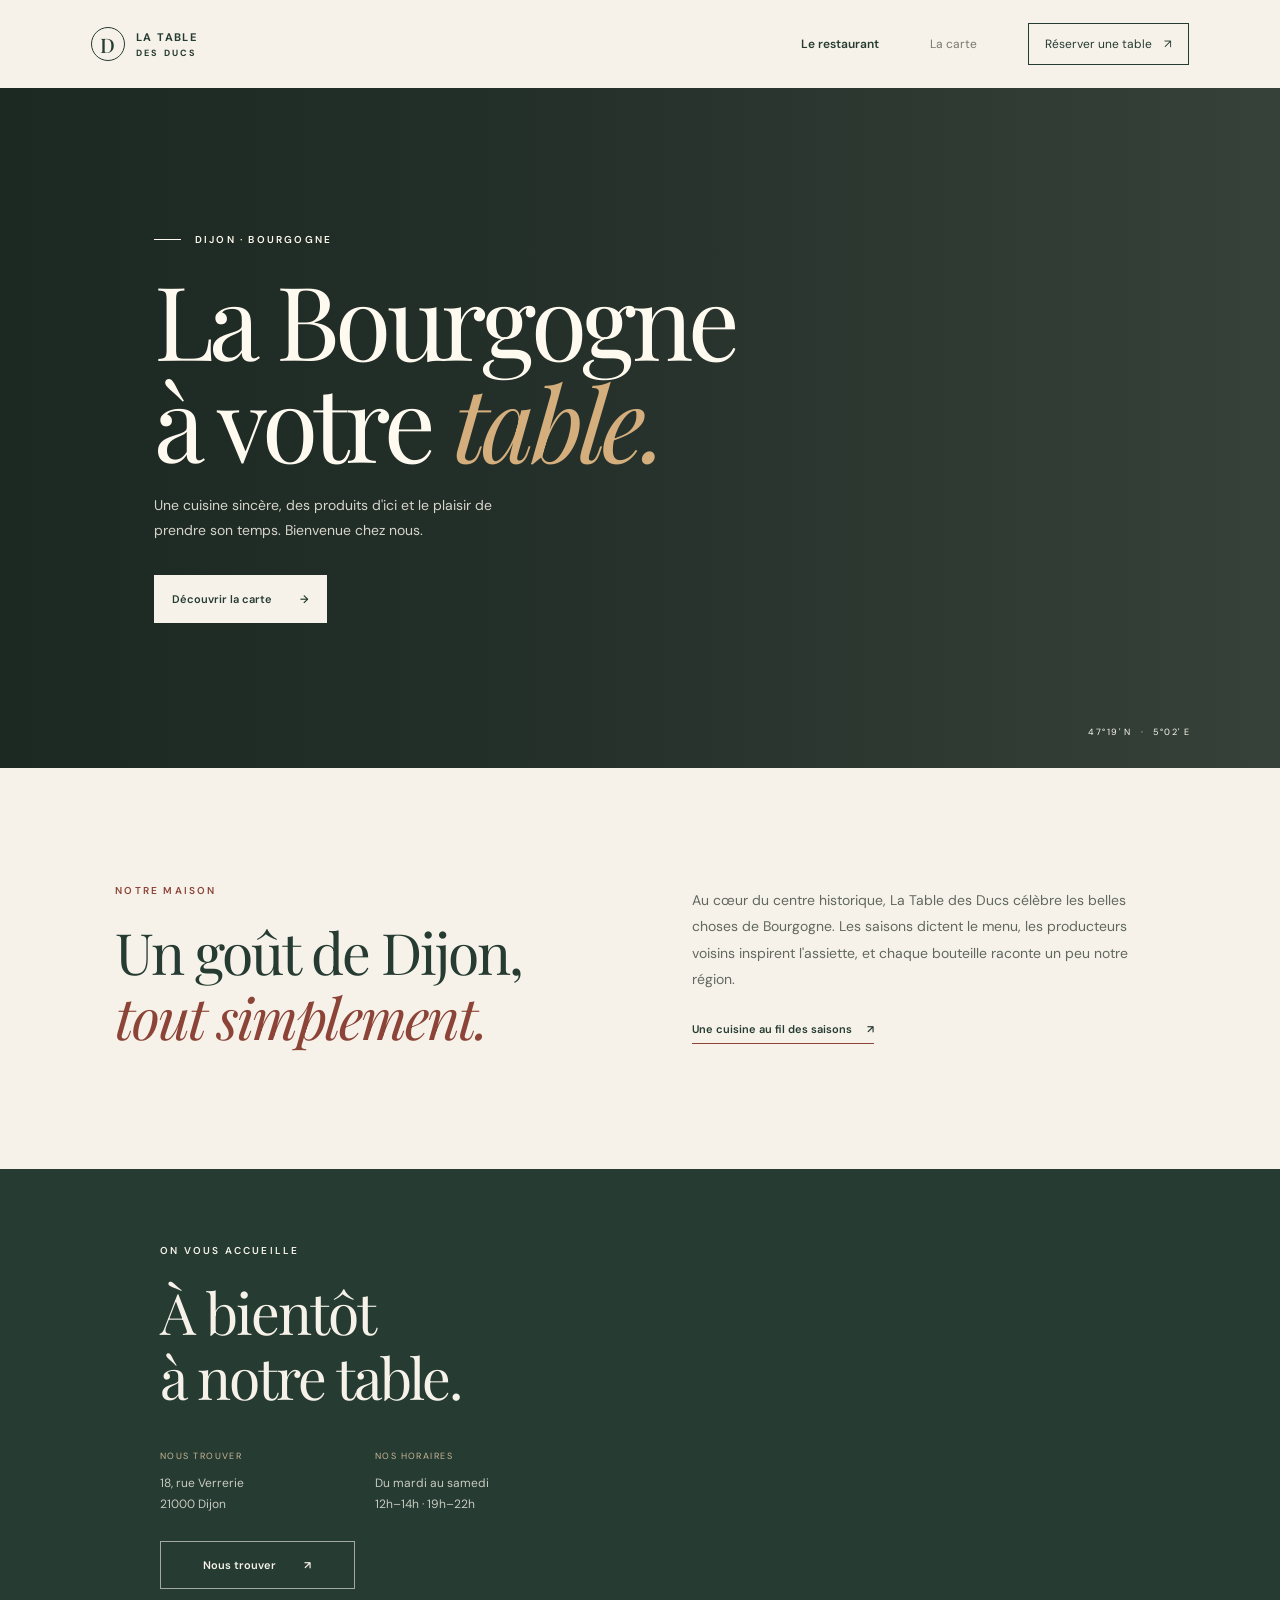
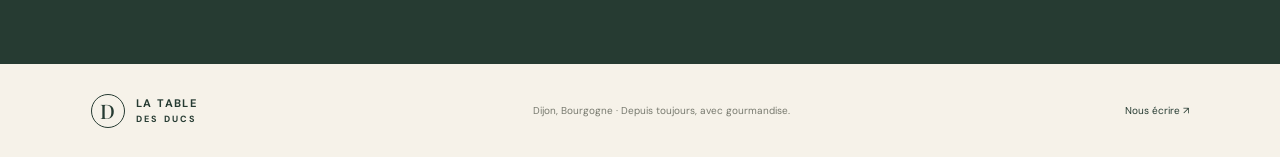
<file: index.html>
<!doctype html>
<html lang="fr">
<head>
  <meta charset="utf-8">
  <meta name="viewport" content="width=device-width, initial-scale=1">
  <meta name="theme-color" content="#f6f2e9">
  <meta name="description" content="La Table des Ducs, une cuisine bourguignonne de saison au cœur de Dijon.">
  <title>La Table des Ducs — Restaurant à Dijon</title>
  <link rel="preconnect" href="https://fonts.googleapis.com">
  <link rel="preconnect" href="https://fonts.gstatic.com" crossorigin>
  <link href="https://fonts.googleapis.com/css2?family=DM+Sans:wght@400;500;600;700&family=Playfair+Display:wght@400;500;600;700&display=swap" rel="stylesheet">
  <link rel="stylesheet" href="styles.css">
</head>
<body>
  <header class="site-header">
    <a class="wordmark" href="index.html" aria-label="La Table des Ducs, accueil">
      <span class="wordmark-mark" aria-hidden="true">D</span>
      <span>LA TABLE <span class="wordmark-small">DES DUCS</span></span>
    </a>
    <nav class="main-nav" aria-label="Navigation principale">
      <a class="nav-link active" href="index.html" aria-current="page">Le restaurant</a>
      <a class="nav-link" href="carte.html">La carte</a>
      <a class="nav-booking" href="mailto:bonjour@latabledesducs.fr?subject=Demande%20de%20r%C3%A9servation">Réserver une table <span aria-hidden="true">↗</span></a>
    </nav>
  </header>

  <main>
    <section class="hero">
      <div class="hero-image" role="img" aria-label="Salle de restaurant chaleureuse dressée pour le dîner"></div>
      <div class="hero-content">
        <p class="eyebrow"><span class="eyebrow-line"></span> Dijon · Bourgogne</p>
        <h1>La Bourgogne<br>à votre <em>table.</em></h1>
        <p class="hero-copy">Une cuisine sincère, des produits d'ici et le plaisir de prendre son temps. Bienvenue chez nous.</p>
        <a class="button button-light" href="carte.html">Découvrir la carte <span aria-hidden="true">→</span></a>
      </div>
      <div class="hero-caption"><span>47°19' N</span><span>·</span><span>5°02' E</span></div>
    </section>

    <section class="intro section-wrap">
      <div class="intro-heading">
        <p class="eyebrow eyebrow-dark">Notre maison</p>
        <h2>Un goût de Dijon,<br><em>tout simplement.</em></h2>
      </div>
      <div class="intro-copy">
        <p>Au cœur du centre historique, La Table des Ducs célèbre les belles choses de Bourgogne. Les saisons dictent le menu, les producteurs voisins inspirent l'assiette, et chaque bouteille raconte un peu notre région.</p>
        <a class="text-link" href="carte.html">Une cuisine au fil des saisons <span aria-hidden="true">↗</span></a>
      </div>
    </section>

    <section class="visit">
      <div class="visit-inner">
        <p class="eyebrow">On vous accueille</p>
        <h2>À bientôt<br>à notre table.</h2>
        <div class="visit-details">
          <div><span class="detail-label">Nous trouver</span><p>18, rue Verrerie<br>21000 Dijon</p></div>
          <div><span class="detail-label">Nos horaires</span><p>Du mardi au samedi<br>12h–14h · 19h–22h</p></div>
          <a class="button button-outline" href="https://maps.google.com/?q=18+rue+Verrerie+21000+Dijon" target="_blank" rel="noreferrer">Nous trouver <span aria-hidden="true">↗</span></a>
        </div>
      </div>
      <div class="visit-image" role="img" aria-label="Une table dressée dans un restaurant"></div>
    </section>
  </main>

  <footer class="site-footer">
    <a class="wordmark footer-wordmark" href="index.html"><span class="wordmark-mark" aria-hidden="true">D</span><span>LA TABLE <span class="wordmark-small">DES DUCS</span></span></a>
    <span>Dijon, Bourgogne · Depuis toujours, avec gourmandise.</span>
    <a href="mailto:bonjour@latabledesducs.fr">Nous écrire ↗</a>
  </footer>
</body>
</html>
</file>
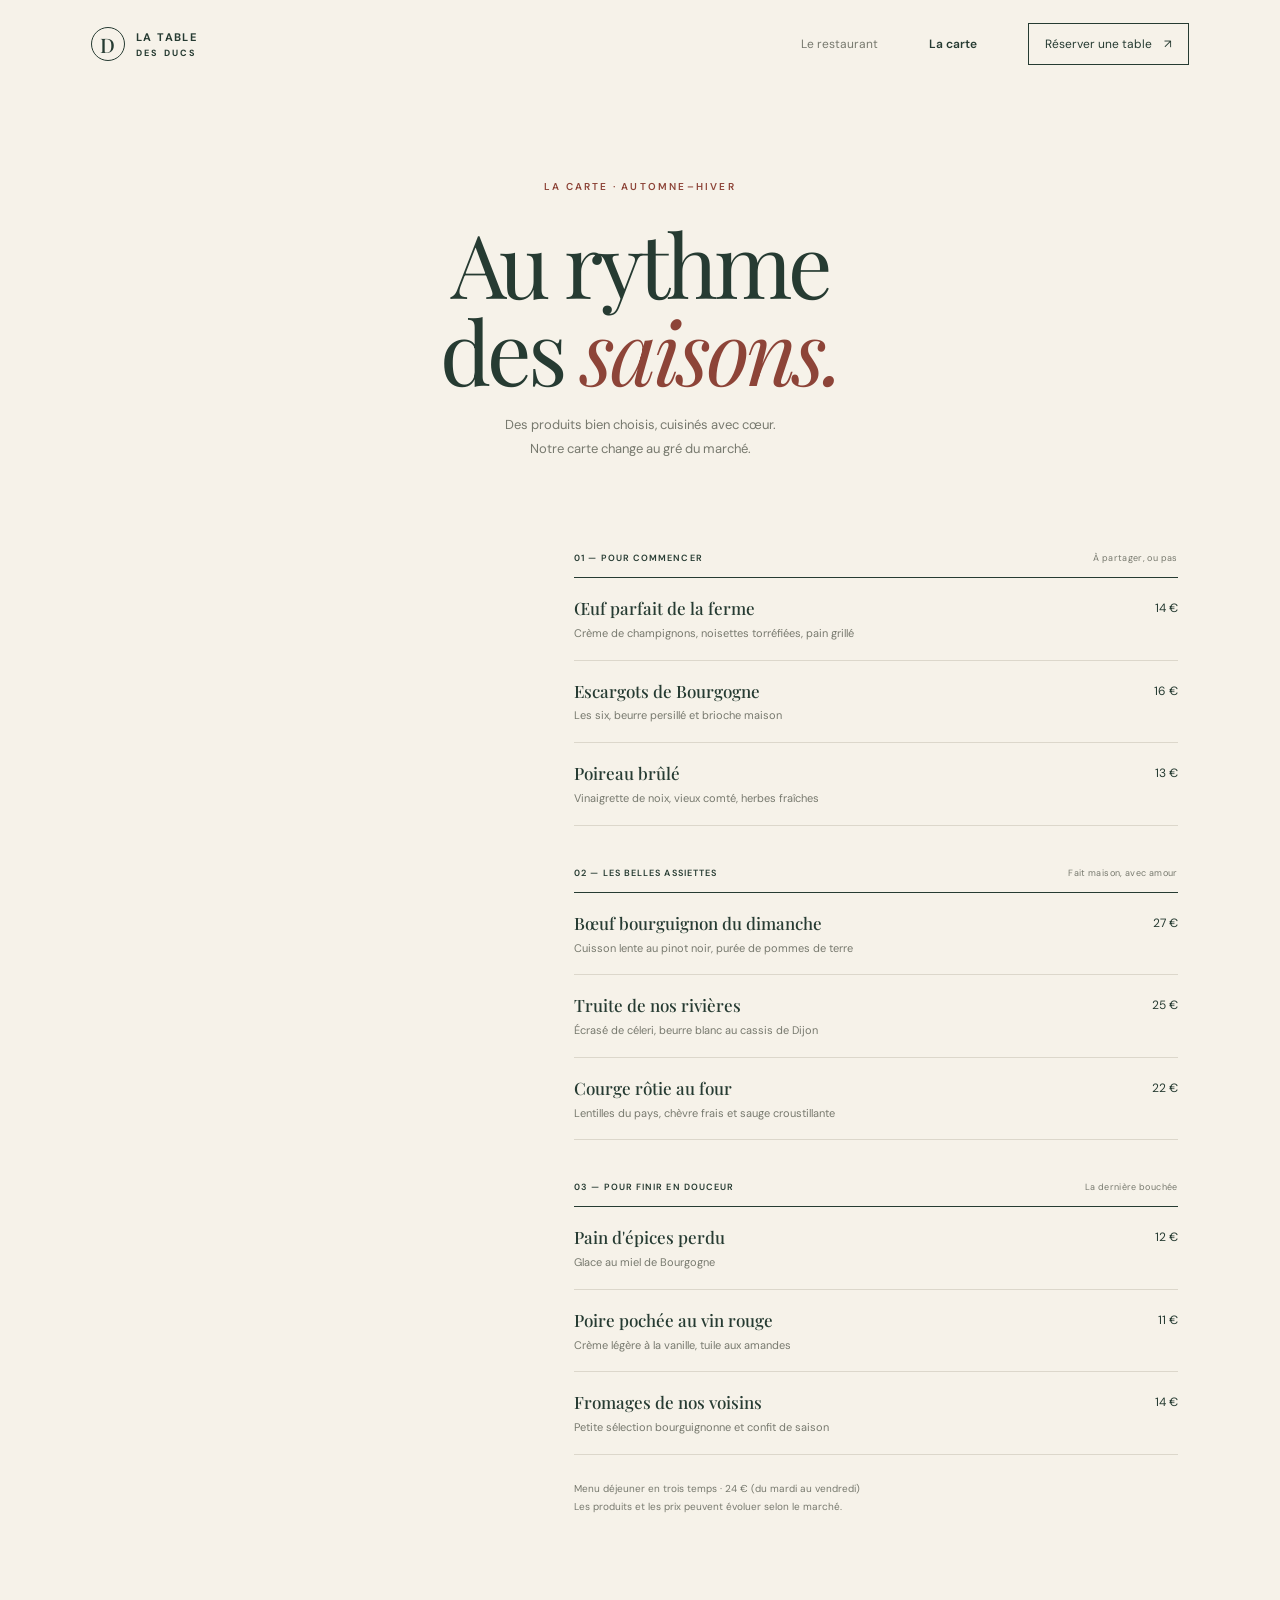
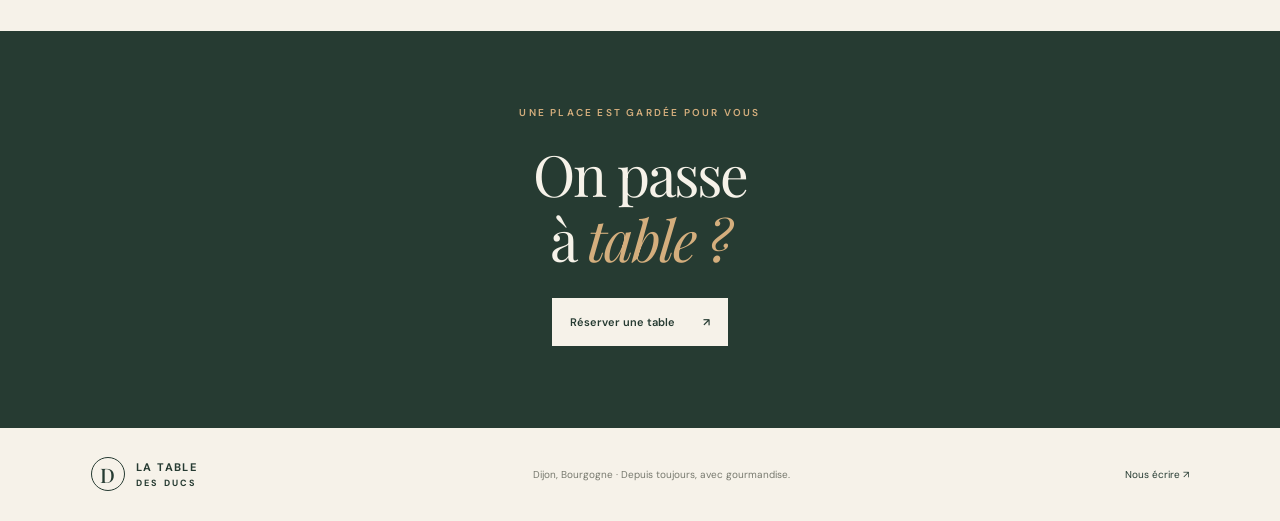
<file: carte.html>
<!doctype html>
<html lang="fr">
<head>
  <meta charset="utf-8">
  <meta name="viewport" content="width=device-width, initial-scale=1">
  <meta name="theme-color" content="#f6f2e9">
  <meta name="description" content="Découvrez la carte de saison de La Table des Ducs, restaurant à Dijon.">
  <title>La carte — La Table des Ducs, Dijon</title>
  <link rel="preconnect" href="https://fonts.googleapis.com">
  <link rel="preconnect" href="https://fonts.gstatic.com" crossorigin>
  <link href="https://fonts.googleapis.com/css2?family=DM+Sans:wght@400;500;600;700&family=Playfair+Display:wght@400;500;600;700&display=swap" rel="stylesheet">
  <link rel="stylesheet" href="styles.css">
</head>
<body>
  <header class="site-header">
    <a class="wordmark" href="index.html" aria-label="La Table des Ducs, accueil">
      <span class="wordmark-mark" aria-hidden="true">D</span>
      <span>LA TABLE <span class="wordmark-small">DES DUCS</span></span>
    </a>
    <nav class="main-nav" aria-label="Navigation principale">
      <a class="nav-link" href="index.html">Le restaurant</a>
      <a class="nav-link active" href="carte.html" aria-current="page">La carte</a>
      <a class="nav-booking" href="mailto:bonjour@latabledesducs.fr?subject=Demande%20de%20r%C3%A9servation">Réserver une table <span aria-hidden="true">↗</span></a>
    </nav>
  </header>

  <main>
    <section class="menu-hero">
      <p class="eyebrow eyebrow-dark">La carte · Automne–hiver</p>
      <h1>Au rythme<br>des <em>saisons.</em></h1>
      <p>Des produits bien choisis, cuisinés avec cœur.<br>Notre carte change au gré du marché.</p>
    </section>

    <section class="menu-section">
      <div class="menu-photo" role="img" aria-label="Plat de saison préparé avec soin"></div>
      <div class="menu-list">
        <div class="menu-heading"><span>01 — Pour commencer</span><span>À partager, ou pas</span></div>
        <article class="dish"><div><h2>Œuf parfait de la ferme</h2><p>Crème de champignons, noisettes torréfiées, pain grillé</p></div><span class="price">14 €</span></article>
        <article class="dish"><div><h2>Escargots de Bourgogne</h2><p>Les six, beurre persillé et brioche maison</p></div><span class="price">16 €</span></article>
        <article class="dish"><div><h2>Poireau brûlé</h2><p>Vinaigrette de noix, vieux comté, herbes fraîches</p></div><span class="price">13 €</span></article>

        <div class="menu-heading menu-heading-spaced"><span>02 — Les belles assiettes</span><span>Fait maison, avec amour</span></div>
        <article class="dish"><div><h2>Bœuf bourguignon du dimanche</h2><p>Cuisson lente au pinot noir, purée de pommes de terre</p></div><span class="price">27 €</span></article>
        <article class="dish"><div><h2>Truite de nos rivières</h2><p>Écrasé de céleri, beurre blanc au cassis de Dijon</p></div><span class="price">25 €</span></article>
        <article class="dish"><div><h2>Courge rôtie au four</h2><p>Lentilles du pays, chèvre frais et sauge croustillante</p></div><span class="price">22 €</span></article>

        <div class="menu-heading menu-heading-spaced"><span>03 — Pour finir en douceur</span><span>La dernière bouchée</span></div>
        <article class="dish"><div><h2>Pain d'épices perdu</h2><p>Glace au miel de Bourgogne</p></div><span class="price">12 €</span></article>
        <article class="dish"><div><h2>Poire pochée au vin rouge</h2><p>Crème légère à la vanille, tuile aux amandes</p></div><span class="price">11 €</span></article>
        <article class="dish"><div><h2>Fromages de nos voisins</h2><p>Petite sélection bourguignonne et confit de saison</p></div><span class="price">14 €</span></article>
        <p class="menu-note">Menu déjeuner en trois temps · 24 € (du mardi au vendredi)<br>Les produits et les prix peuvent évoluer selon le marché.</p>
      </div>
    </section>

    <section class="menu-cta">
      <p class="eyebrow">Une place est gardée pour vous</p>
      <h2>On passe<br>à <em>table ?</em></h2>
      <a class="button button-light" href="mailto:bonjour@latabledesducs.fr?subject=Demande%20de%20r%C3%A9servation">Réserver une table <span aria-hidden="true">↗</span></a>
    </section>
  </main>

  <footer class="site-footer">
    <a class="wordmark footer-wordmark" href="index.html"><span class="wordmark-mark" aria-hidden="true">D</span><span>LA TABLE <span class="wordmark-small">DES DUCS</span></span></a>
    <span>Dijon, Bourgogne · Depuis toujours, avec gourmandise.</span>
    <a href="mailto:bonjour@latabledesducs.fr">Nous écrire ↗</a>
  </footer>
</body>
</html>
</file>
<file: styles.css>
:root {
  color-scheme: light;
  --paper: #f6f2e9;
  --ink: #263b32;
  --muted: #77796e;
  --wine: #8d4438;
  --line: #dcd7cb;
  --serif: "Playfair Display", Georgia, serif;
  --sans: "DM Sans", Arial, sans-serif;
}

* { box-sizing: border-box; }

html { scroll-behavior: smooth; }

body {
  margin: 0;
  background: var(--paper);
  color: var(--ink);
  font-family: var(--sans);
  -webkit-font-smoothing: antialiased;
}

a { color: inherit; text-decoration: none; }

.site-header {
  min-height: 88px;
  padding: 0 7.1%;
  display: flex;
  align-items: center;
  justify-content: space-between;
  gap: 28px;
}

.wordmark {
  display: inline-flex;
  align-items: center;
  gap: 11px;
  font-size: 11px;
  font-weight: 700;
  letter-spacing: .13em;
  white-space: nowrap;
}

.wordmark-mark {
  width: 34px;
  height: 34px;
  display: grid;
  place-items: center;
  border: 1px solid currentColor;
  border-radius: 50%;
  font: 500 20px var(--serif);
  letter-spacing: 0;
}

.wordmark-small { display: block; margin-top: 3px; font-size: 9px; letter-spacing: .24em; }

.main-nav { display: flex; align-items: center; gap: clamp(20px, 4vw, 54px); }
.nav-link, .nav-booking { font-size: 12px; }
.nav-link { color: #77796e; transition: color .2s ease; }
.nav-link:hover, .nav-link.active { color: var(--ink); }
.nav-link.active { font-weight: 600; }
.nav-booking { padding: 12px 16px; border: 1px solid var(--ink); transition: background .2s ease, color .2s ease; }
.nav-booking:hover { background: var(--ink); color: var(--paper); }
.nav-booking span { padding-left: 9px; }

.hero {
  min-height: min(680px, calc(100svh - 88px));
  position: relative;
  display: flex;
  align-items: center;
  overflow: hidden;
  background: #38443b;
  color: #fffaf0;
}

.hero-image {
  position: absolute;
  inset: 0;
  background: linear-gradient(90deg, rgba(20, 32, 27, .78) 0%, rgba(20, 32, 27, .57) 43%, rgba(20, 32, 27, .06) 100%), url("https://images.unsplash.com/photo-1414235077428-338989a2e8c0?auto=format&fit=crop&w=2000&q=85") center 55% / cover;
  transform: scale(1.01);
}

.hero-content { position: relative; z-index: 1; width: min(620px, 80%); margin-left: 12%; padding: 72px 0; }
.eyebrow { margin: 0 0 22px; font-size: 10px; font-weight: 600; letter-spacing: .22em; text-transform: uppercase; }
.eyebrow-line { display: inline-block; width: 27px; height: 1px; margin: 0 10px 3px 0; background: currentColor; }
h1, h2, p { margin-top: 0; }
.hero h1, .menu-hero h1 { margin-bottom: 22px; font: 400 clamp(58px, 8vw, 106px)/.99 var(--serif); letter-spacing: -.045em; }
h1 em, h2 em { color: #d4ae7d; font-weight: 400; }
.hero-copy { max-width: 380px; margin-bottom: 31px; color: rgba(255, 250, 240, .82); font-size: 14px; line-height: 1.8; }
.button { min-height: 48px; display: inline-flex; align-items: center; justify-content: center; gap: 28px; padding: 0 18px; font-size: 11px; font-weight: 600; transition: background .2s ease, color .2s ease; }
.button-light { background: var(--paper); color: var(--ink); }
.button-light:hover { background: #e8dfce; }
.hero-caption { position: absolute; right: 7%; bottom: 30px; display: flex; gap: 9px; font-size: 9px; letter-spacing: .16em; }

.section-wrap { width: min(1100px, 82%); margin: 0 auto; }
.intro { display: grid; grid-template-columns: 1fr 1fr; gap: 10%; padding-top: 116px; padding-bottom: 120px; }
.eyebrow-dark { color: var(--wine); }
.intro h2, .visit h2, .menu-cta h2 { margin: 0; font: 400 clamp(38px, 5vw, 57px)/1.14 var(--serif); letter-spacing: -.035em; }
.intro h2 em { color: var(--wine); }
.intro-copy { align-self: end; padding-bottom: 5px; }
.intro-copy p { margin-bottom: 24px; color: #62685f; font-size: 14px; line-height: 1.9; }
.text-link { display: inline-flex; gap: 15px; padding-bottom: 7px; border-bottom: 1px solid var(--wine); font-size: 11px; font-weight: 600; }

.visit { min-height: 490px; display: grid; grid-template-columns: 1fr 1fr; background: var(--ink); color: var(--paper); }
.visit-inner { width: 75%; max-width: 520px; justify-self: end; align-self: center; padding: 75px 11% 75px 0; }
.visit h2 { margin-bottom: 34px; }
.visit-details { display: grid; grid-template-columns: 1fr 1fr; gap: 25px 20px; align-items: end; }
.detail-label { color: #c9b797; font-size: 9px; letter-spacing: .16em; text-transform: uppercase; }
.visit-details p { margin: 9px 0 0; color: rgba(246, 242, 233, .78); font-size: 12px; line-height: 1.8; }
.button-outline { border: 1px solid rgba(246, 242, 233, .6); color: var(--paper); }
.button-outline:hover { background: var(--paper); color: var(--ink); }
.visit-image { min-height: 490px; background: url("https://images.unsplash.com/photo-1559339352-11d035aa65de?auto=format&fit=crop&w=1200&q=85") center / cover; }

.menu-hero { padding: 92px 20px 70px; text-align: center; }
.menu-hero .eyebrow { margin-bottom: 26px; }
.menu-hero h1 { margin-bottom: 20px; font-size: clamp(58px, 8vw, 88px); }
.menu-hero h1 em { color: var(--wine); }
.menu-hero > p:last-child { color: var(--muted); font-size: 13px; line-height: 1.8; }

.menu-section { width: min(1100px, 84%); margin: 0 auto 115px; display: grid; grid-template-columns: .78fr 1.22fr; gap: 8%; align-items: start; }
.menu-photo { min-height: 600px; position: sticky; top: 26px; background: url("https://images.unsplash.com/photo-1547592180-85f173990554?auto=format&fit=crop&w=1000&q=85") center / cover; }
.menu-list { padding-top: 9px; }
.menu-heading { display: flex; justify-content: space-between; gap: 12px; padding-bottom: 13px; border-bottom: 1px solid var(--ink); font-size: 9px; font-weight: 600; letter-spacing: .12em; text-transform: uppercase; }
.menu-heading span + span { color: var(--muted); font-weight: 400; letter-spacing: .04em; text-transform: none; }
.menu-heading-spaced { margin-top: 41px; }
.dish { display: flex; justify-content: space-between; gap: 18px; padding: 19px 0 17px; border-bottom: 1px solid var(--line); }
.dish h2 { margin: 0 0 5px; font: 500 17px/1.35 var(--serif); }
.dish p { margin: 0; color: var(--muted); font-size: 11px; line-height: 1.6; }
.price { padding-top: 3px; font-size: 12px; white-space: nowrap; }
.menu-note { margin: 25px 0 0; color: var(--muted); font-size: 10px; line-height: 1.8; }

.menu-cta { padding: 75px 20px 82px; background: var(--ink); color: var(--paper); text-align: center; }
.menu-cta .eyebrow { color: #d4ae7d; }
.menu-cta h2 { margin-bottom: 27px; }
.menu-cta h2 em { color: #d4ae7d; }

.site-footer { min-height: 93px; padding: 20px 7.1%; display: flex; align-items: center; justify-content: space-between; gap: 22px; color: var(--muted); }
.footer-wordmark { color: var(--ink); }
.site-footer > span, .site-footer > a:last-child { font-size: 10px; }
.site-footer > a:last-child { color: var(--ink); }

@media (max-width: 700px) {
  .site-header { min-height: 76px; padding: 0 6%; }
  .main-nav { gap: 17px; }
  .nav-link { font-size: 11px; }
  .nav-booking { padding: 10px; font-size: 10px; }
  .nav-booking span { padding-left: 4px; }
  .hero { min-height: 620px; min-height: min(690px, calc(100svh - 76px)); }
  .hero-image { background-position: 58% center; }
  .hero-content { width: 84%; margin-left: 8%; }
  .hero h1 { font-size: clamp(58px, 12vw, 82px); }
  .intro { width: 84%; grid-template-columns: 1fr; gap: 28px; padding-top: 78px; padding-bottom: 82px; }
  .visit { grid-template-columns: 1fr; }
  .visit-inner { width: 84%; max-width: none; justify-self: center; padding: 68px 0; }
  .visit-image { min-height: 320px; }
  .menu-hero { padding: 74px 20px 50px; }
  .menu-section { width: 86%; grid-template-columns: 1fr; gap: 34px; margin-bottom: 75px; }
  .menu-photo { min-height: 320px; position: static; }
  .menu-heading-spaced { margin-top: 34px; }
  .site-footer { flex-wrap: wrap; padding: 23px 6%; }
  .site-footer > span { order: 3; width: 100%; }
}

@media (max-width: 430px) {
  .site-header { align-items: flex-start; padding-top: 19px; padding-bottom: 15px; }
  .wordmark { gap: 8px; font-size: 9px; }
  .wordmark-mark { width: 29px; height: 29px; font-size: 17px; }
  .wordmark-small { font-size: 8px; }
  .main-nav { gap: 12px; }
  .nav-link { font-size: 10px; }
  .nav-booking { max-width: 91px; padding: 8px; line-height: 1.35; }
  .nav-booking span { display: none; }
  .menu-heading { font-size: 8px; }
  .menu-heading span + span { font-size: 9px; }
}

@media (prefers-reduced-motion: reduce) {
  html { scroll-behavior: auto; }
  *, *::before, *::after { transition-duration: .01ms !important; }
}
</file>
